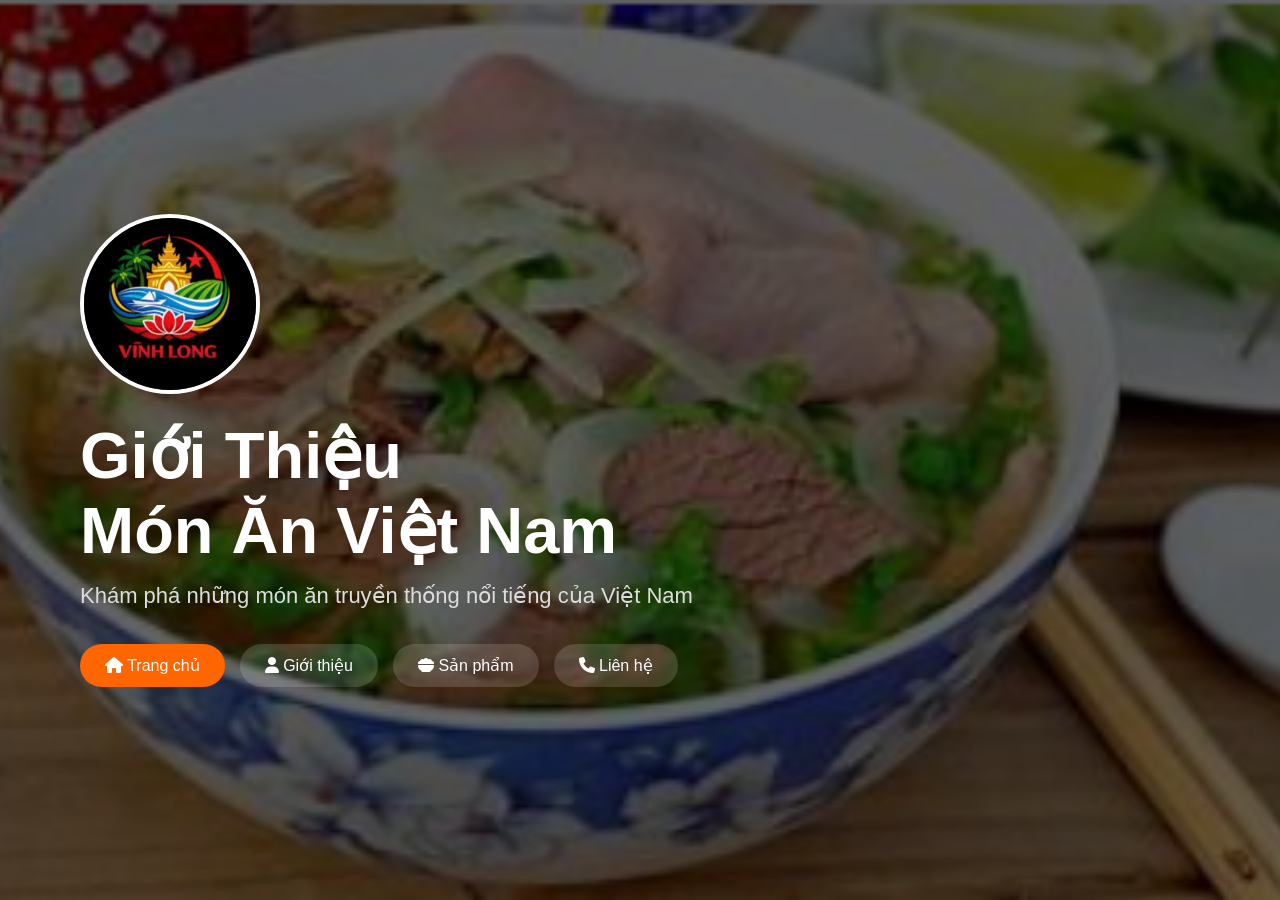
<file: index.html>
<!DOCTYPE html>
<html lang="vi">
<head>
    <meta charset="UTF-8">
    <meta name="viewport" content="width=device-width, initial-scale=1.0">
    <title>Ẩm Thực Việt Nam</title>

    <link rel="stylesheet" href="css/style.css">

    <link rel="stylesheet"
    href="https://cdnjs.cloudflare.com/ajax/libs/font-awesome/6.5.1/css/all.min.css">
</head>

<body>

<section class="hero">

    <img src="assets/pho.jpg" class="bg-img" alt="Background">

    <div class="overlay"></div>

    <div class="content">

        <div class="left">

            <img src="assets/logo.jpg" alt="Logo" class="logo">

            <h1>Giới Thiệu<br>Món Ăn Việt Nam</h1>

            <p>Khám phá những món ăn truyền thống nổi tiếng của Việt Nam</p>

            <div class="menu">
                <a href="index.html" class="active">
                    <i class="fa fa-home"></i> Trang chủ
                </a>

                <a href="html/gioi-thieu.html">
                    <i class="fa fa-user"></i> Giới thiệu
                </a>

                <a href="html/san-pham.html">
                    <i class="fa fa-bowl-food"></i> Sản phẩm
                </a>

                <a href="html/lien-he.html">
                    <i class="fa fa-phone"></i> Liên hệ
                </a>
            </div>

        </div>

        <div class="right">
            <img src="assets/pho.jpg" alt="Phở Việt Nam">
        </div>

    </div>

</section>

</body>
</html>
</file>
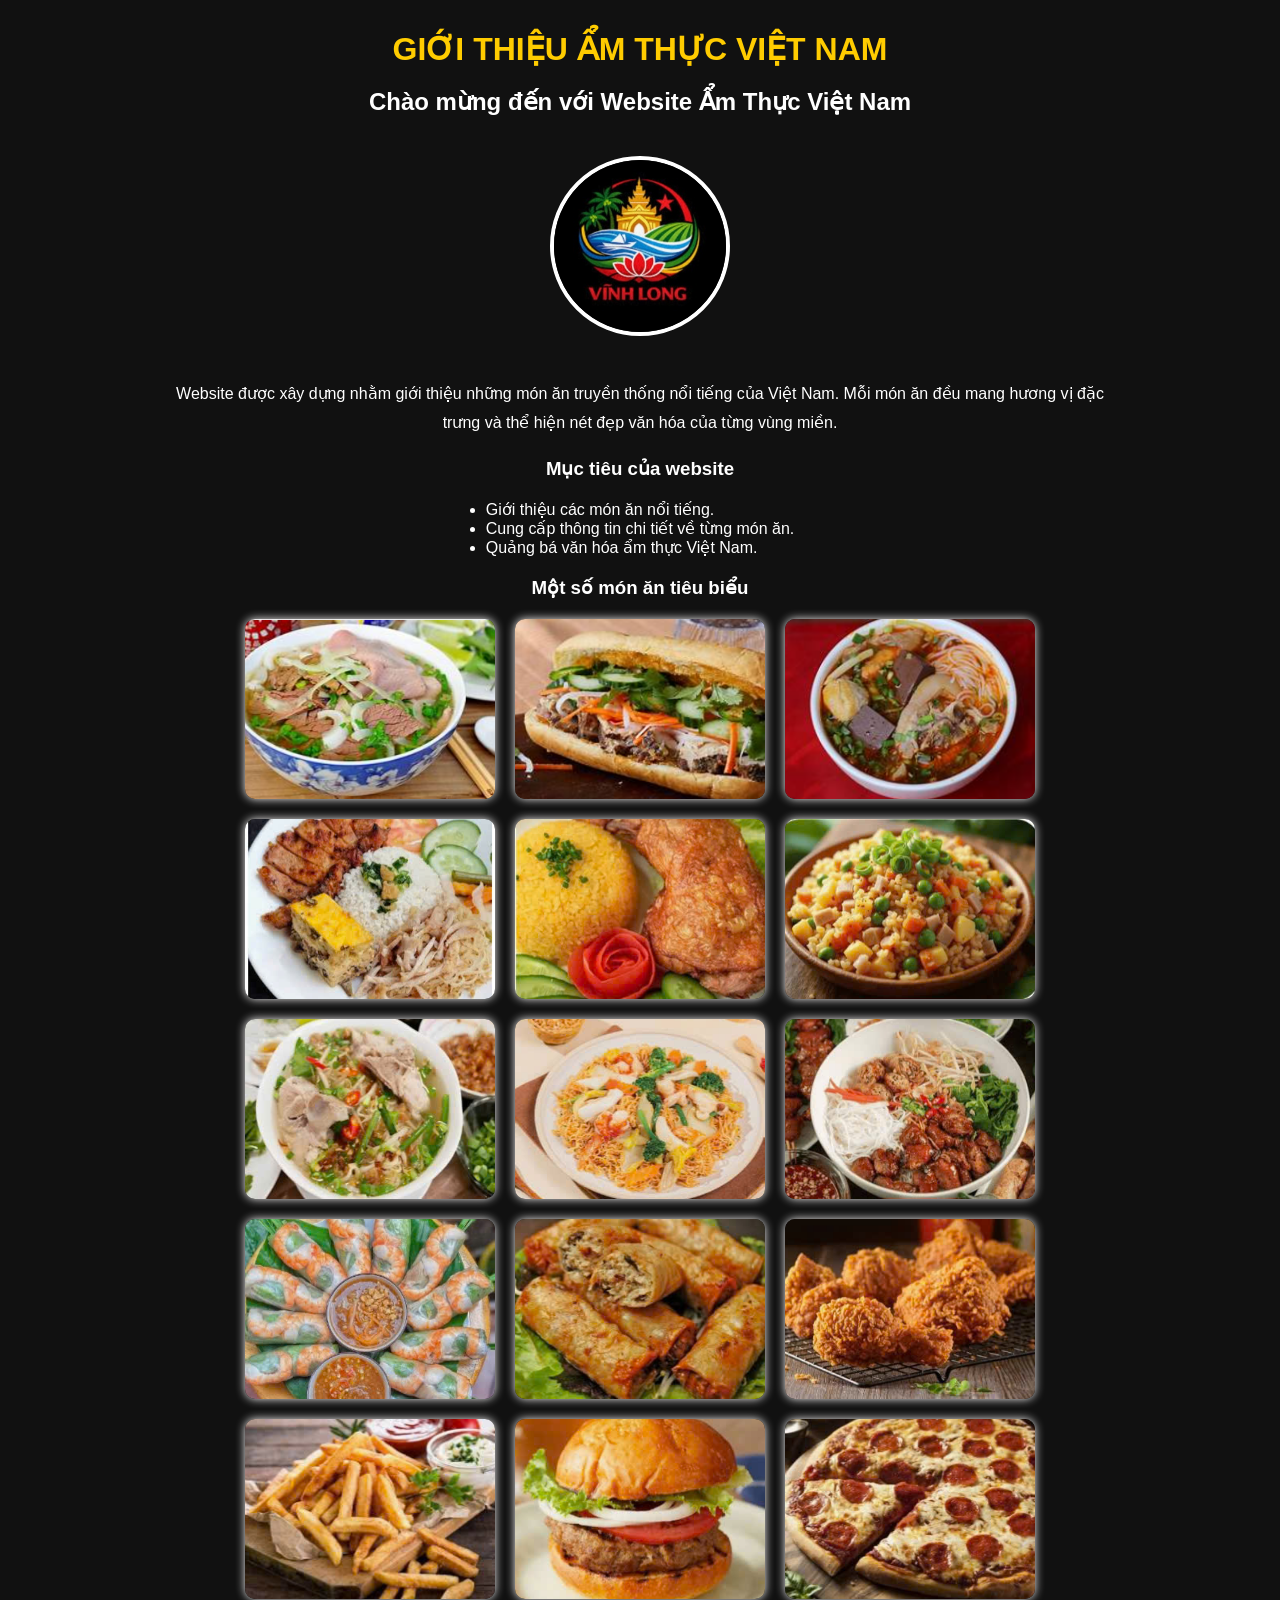
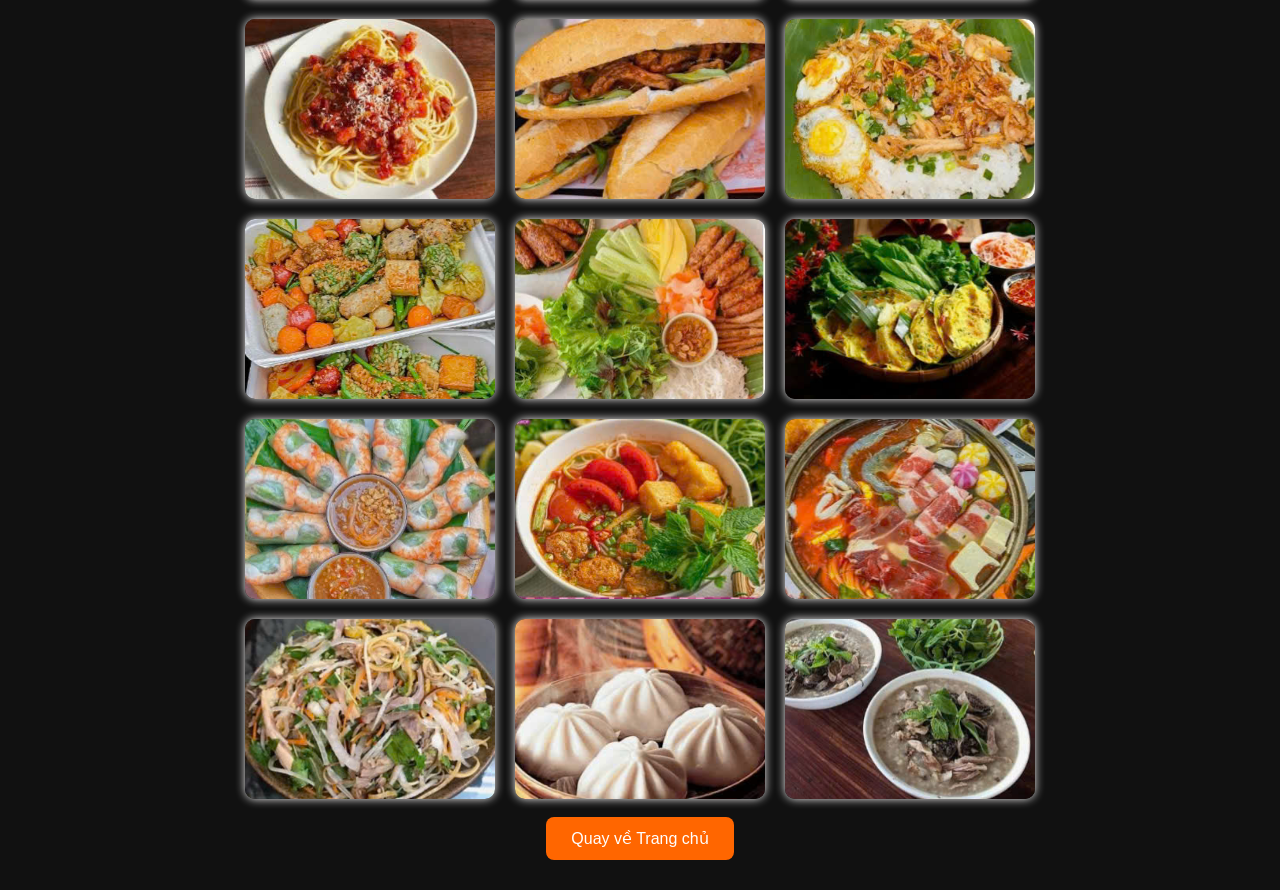
<file: html/gioi-thieu.html>
<!DOCTYPE html>
<html lang="vi">
<head>
    <meta charset="UTF-8">
    <meta name="viewport" content="width=device-width, initial-scale=1.0">
    <title>Giới thiệu</title>
    <link rel="stylesheet" href="../css/style.css">
</head>
<body>

<div class="container gioithieu" style="padding:30px; color:white;">

    <h1>GIỚI THIỆU ẨM THỰC VIỆT NAM</h1>

    <h2>Chào mừng đến với Website Ẩm Thực Việt Nam</h2>

    <img src="../assets/logo.jpg"
         alt="Logo"
         class="logo">

    <p style="margin-top:20px;">
        Website được xây dựng nhằm giới thiệu những món ăn truyền thống nổi tiếng của Việt Nam.
        Mỗi món ăn đều mang hương vị đặc trưng và thể hiện nét đẹp văn hóa của từng vùng miền.
    </p>

    <h3>Mục tiêu của website</h3>

    <ul>
        <li>Giới thiệu các món ăn nổi tiếng.</li>
        <li>Cung cấp thông tin chi tiết về từng món ăn.</li>
        <li>Quảng bá văn hóa ẩm thực Việt Nam.</li>
    </ul>

    <h3>Một số món ăn tiêu biểu</h3>

    <div class="food-list">
        <img src="../assets/pho.jpg" alt="Phở">

        <img src="../assets/banh mi.jpg" alt="Bánh mì">

        <img src="../assets/bunbo.jpg" alt="Bún bò">

        <img src="../assets/comtam.jpg" alt="Cơm tấm">

        <img src="../assets/comga.jpg" alt="Cơm gà">

        <img src="../assets/comchien.jpg" alt="Cơm chiên hải
         sản">
        <img src="../assets/hutieu.jpg" alt="Hủ tiếu Nam Vang">
        
        <img src="../assets/mixao.jpg" alt="Mì xào bò">

        <img src="../assets/bunthitnuong.jpg" alt="Bún thịt nướng">

        <img src="../assets/goicuon.jpg" alt="Gỏi cuốn">

        <img src="../assets/chagio.jpg" alt="Chả giò">

        <img src="../assets/garan.jpg" alt="Gà rán">

        <img src="../assets/khoaitay.jpg" alt="Khoai tây chiên">

        <img src="../assets/burger.jpg" alt="Hamburger">

        <img src="../assets/pizza.jpg" alt="Pizza">

        <img src="../assets/miy.jpg" alt="Mì Ý">

        <img src="../assets/banhmichaca.jpg" alt="Bánh mì chả cá">

        <img src="../assets/xoiga.jpg" alt="Xôi gà">

        <img src="../assets/cavien.jpg" alt="Cá viên chiên">

        <img src="../assets/nemnuong.jpg" alt="Nem nướng Nha Trang">

        <img src="../assets/banhxeo.jpg" alt="Bánh xèo">

        <img src="../assets/banhcuon.jpg" alt="Bánh cuốn">

        <img src="../assets/bunrieu.jpg" alt="Bún riêu">

        <img src="../assets/lauthai.jpg" alt="Lẩu Thái">

        <img src="../assets/goiga.jpg" alt="Gỏi gà">

        <img src="../assets/banhbeo.jpg" alt="Bánh bèo">

        <img src="../assets/chaolong.jpg" alt="Cháo lòng">
    </div>

    <br>

    <a href="../index.html">
        <button>Quay về Trang chủ</button>
    </a>

</div>

</body>
</html>
</file>
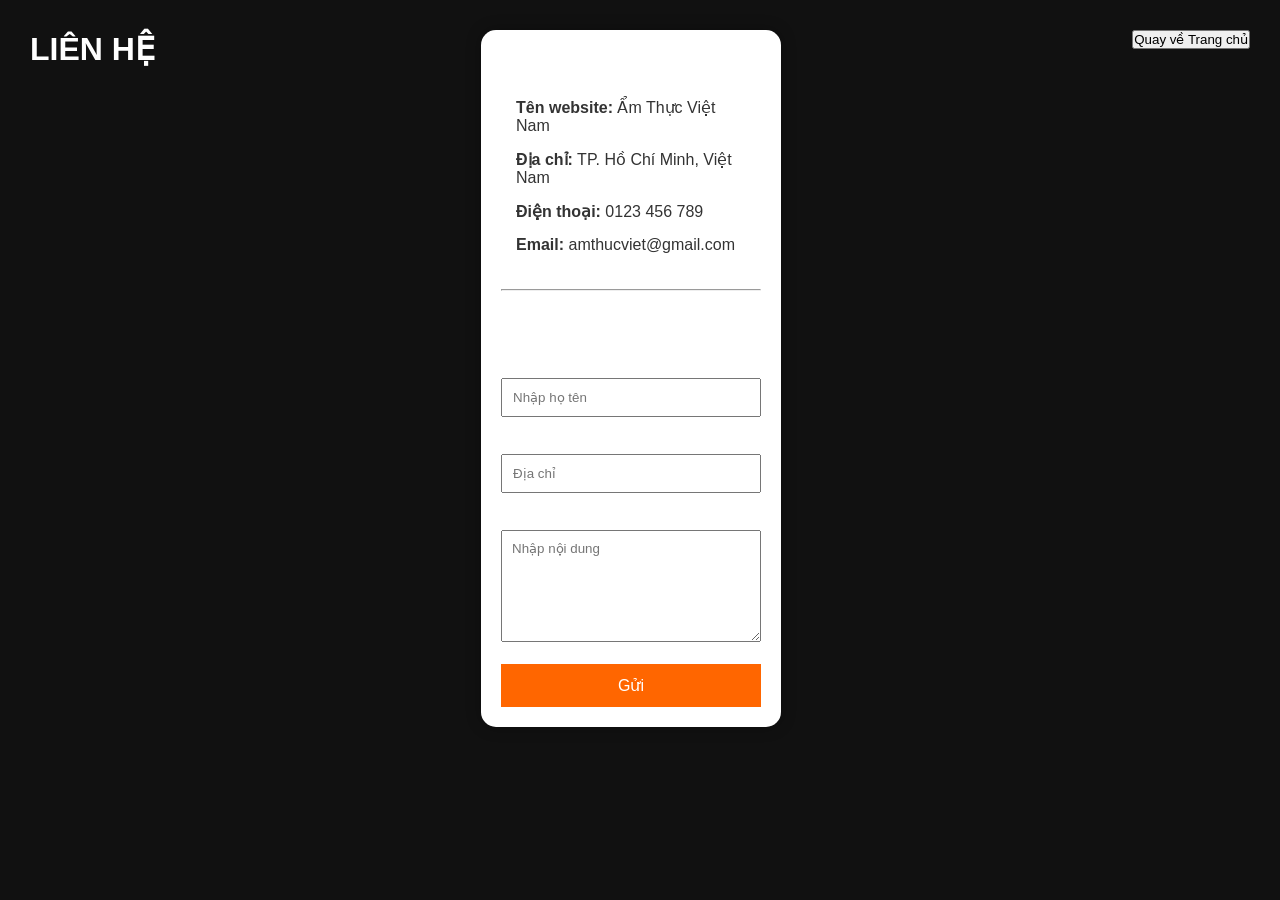
<file: html/lien-he.html>
<!DOCTYPE html>
<html lang="vi">
<head>
    <meta charset="UTF-8">
    <meta name="viewport" content="width=device-width, initial-scale=1.0">
    <title>Liên hệ</title>
    <link rel="stylesheet" href="../css/style.css">
</head>
<body>

<div class="container" style="padding:30px;color:white;">

    <h1>LIÊN HỆ</h1>

    <div class="card" style="max-width:700px;margin:auto;padding:20px;">

        <h2>Thông tin liên hệ</h2>

        <p><b>Tên website:</b> Ẩm Thực Việt Nam</p>
        <p><b>Địa chỉ:</b> TP. Hồ Chí Minh, Việt Nam</p>
        <p><b>Điện thoại:</b> 0123 456 789</p>
        <p><b>Email:</b> amthucviet@gmail.com</p>

        <hr style="margin:20px 0;">

        <h2>Gửi góp ý</h2>

        <form>
            <label>Họ và tên</label><br>
            <input type="text" placeholder="Nhập họ tên"
                   style="width:100%;padding:10px;"><br><br>

            <label>Địa chỉ</label><br>
            <input type="email" placeholder="Địa chỉ"
                   style="width:100%;padding:10px;"><br><br>

            <label>Nội dung</label><br>
            <textarea rows="6"
                      placeholder="Nhập nội dung"
                      style="width:100%;padding:10px;"></textarea><br><br>

            <button type="submit">Gửi</button>
        </form>

    </div>

    <br>

    <center>
        <a href="../index.html">
            <button>Quay về Trang chủ</button>
        </a>
    </center>

</div>

</body>
</html>
</file>
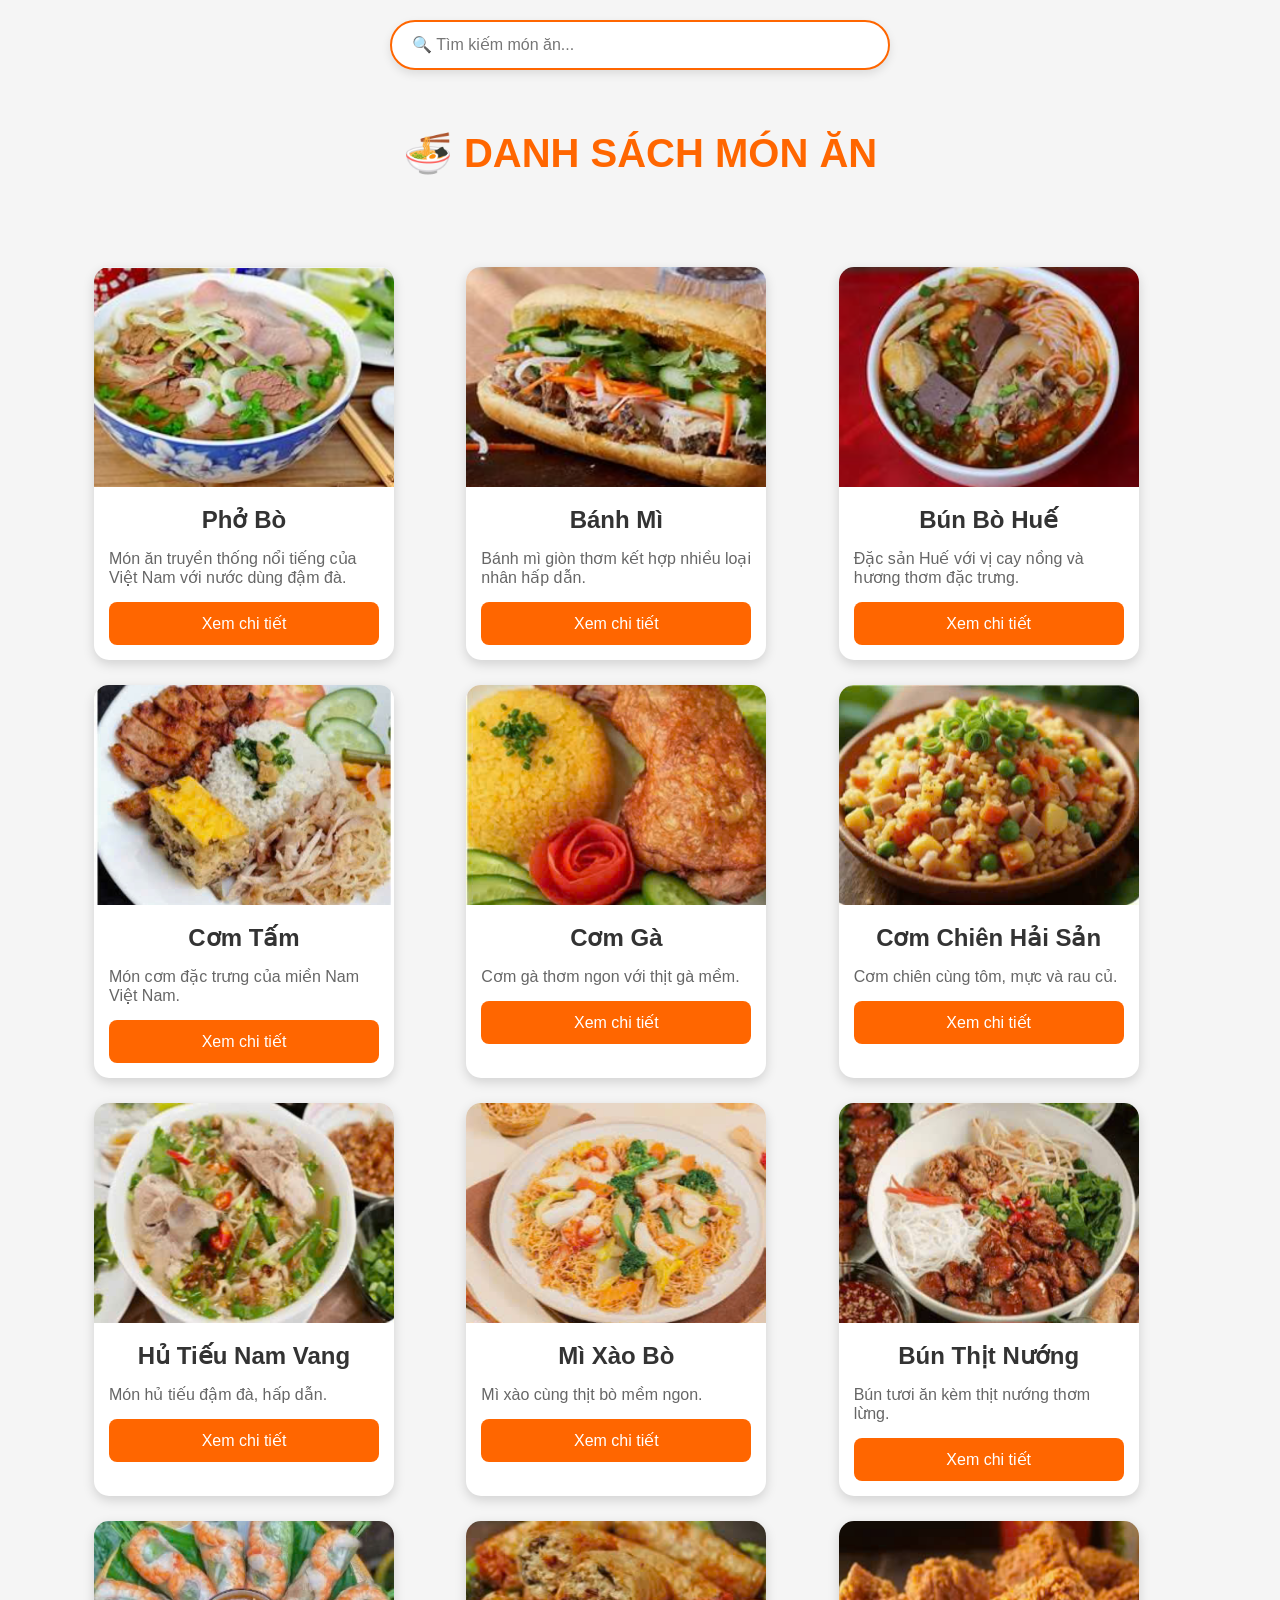
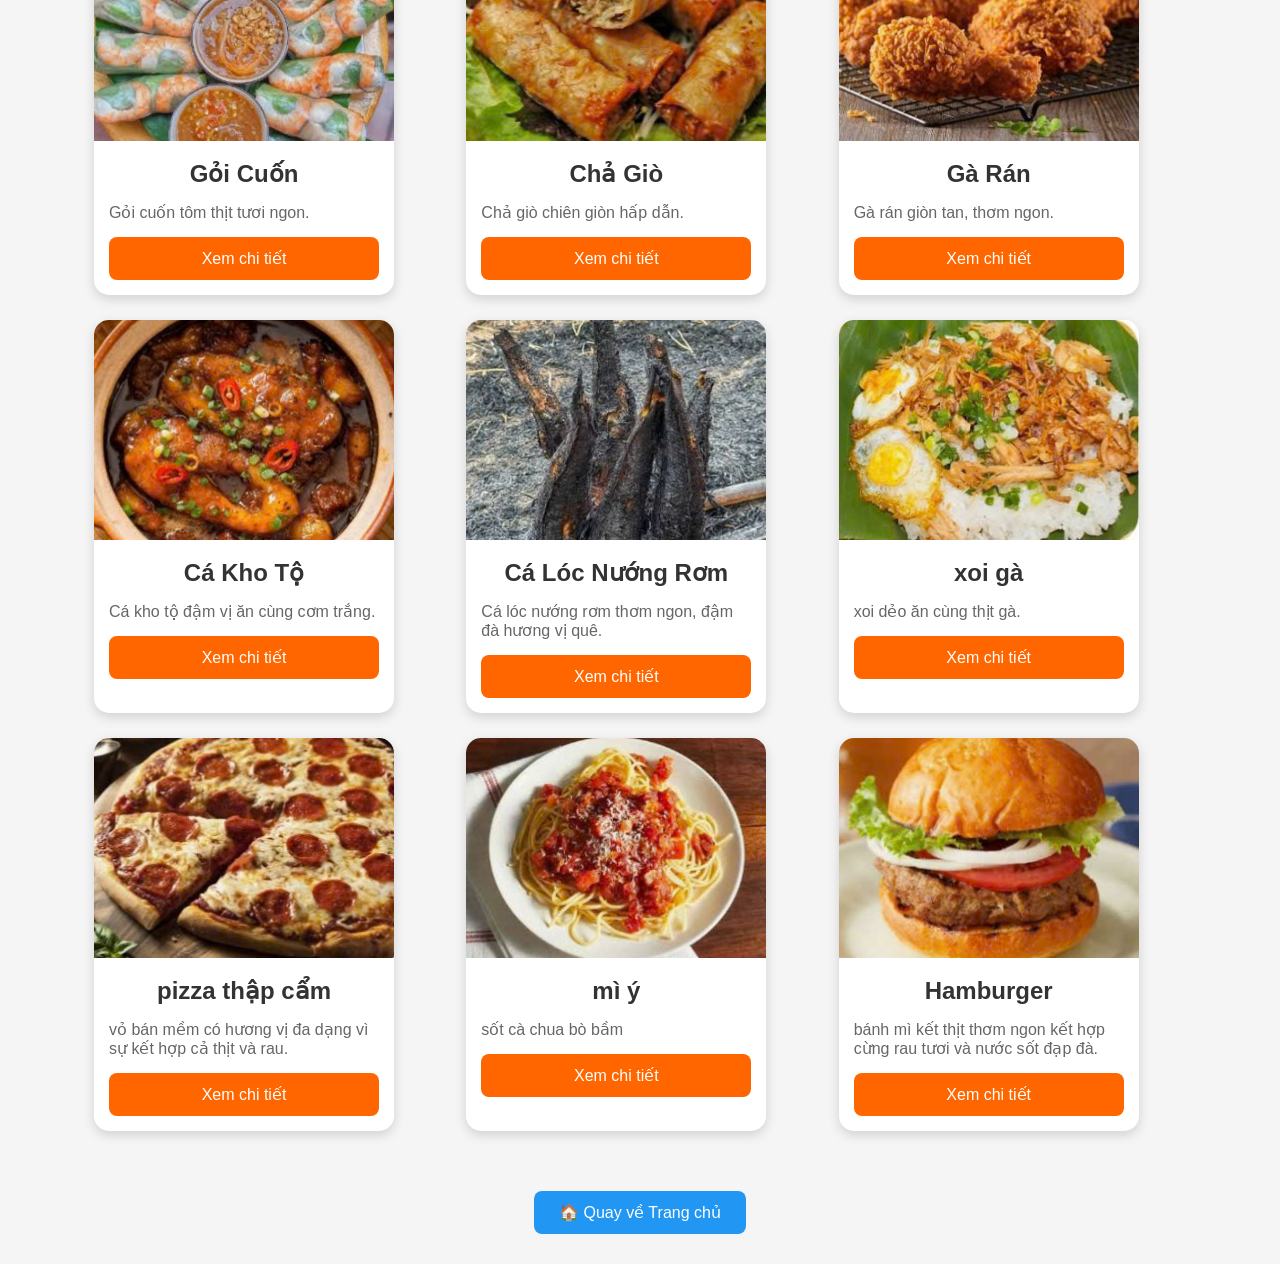
<file: html/san-pham.html>
<!DOCTYPE html>
<html lang="vi">
<head>
    <meta charset="UTF-8">
    <meta name="viewport" content="width=device-width, initial-scale=1.0">
    <title>Danh sách món ăn</title>
    <link rel="stylesheet" href="../css/style.css">
</head>

<script src="../js/script.js"></script>

</body>
</html>
<body class="products-page">
    <div class="search-box">
    <input type="text" id="searchInput" placeholder="🔍 Tìm kiếm món ăn...">
</div>

<h1 class="title">🍜 DANH SÁCH MÓN ĂN</h1>

<div class="container">

    <div class="card">
        <img src="../assets/pho.jpg" alt="Phở Bò">
        <h2>Phở Bò</h2>
        <p>Món ăn truyền thống nổi tiếng của Việt Nam với nước dùng đậm đà.</p>
        <a href="chi-tiet.html?id=pho">
            <button>Xem chi tiết</button>
        </a>
    </div>

    <div class="card">
        <img src="../assets/banh mi.jpg" alt="Bánh Mì">
        <h2>Bánh Mì</h2>
        <p>Bánh mì giòn thơm kết hợp nhiều loại nhân hấp dẫn.</p>
        <a href="chi-tiet.html?id=banhmi">
            <button>Xem chi tiết</button>
        </a>
    </div>

    <div class="card">
        <img src="../assets/bunbo.jpg" alt="Bún Bò Huế">
        <h2>Bún Bò Huế</h2>
        <p>Đặc sản Huế với vị cay nồng và hương thơm đặc trưng.</p>
        <a href="chi-tiet.html?id=bunbo">
            <button>Xem chi tiết</button>
        </a>
    </div>
    <div class="card">
    <img src="../assets/comtam.jpg" alt="Cơm Tấm">
    <h2>Cơm Tấm</h2>
    <p>Món cơm đặc trưng của miền Nam Việt Nam.</p>
    <a href="chi-tiet.html?id=comtam">
        <button>Xem chi tiết</button>
    </a>
</div>

<div class="card">
    <img src="../assets/comga.jpg" alt="Cơm Gà">
    <h2>Cơm Gà</h2>
    <p>Cơm gà thơm ngon với thịt gà mềm.</p>
    <a href="chi-tiet.html?id=comga">
        <button>Xem chi tiết</button>
    </a>
</div>

<div class="card">
    <img src="../assets/comchien.jpg" alt="Cơm Chiên Hải Sản">
    <h2>Cơm Chiên Hải Sản</h2>
    <p>Cơm chiên cùng tôm, mực và rau củ.</p>
    <a href="chi-tiet.html?id=comchien">
        <button>Xem chi tiết</button>
    </a>
</div>

<div class="card">
    <img src="../assets/hutieu.jpg" alt="Hủ Tiếu Nam Vang">
    <h2>Hủ Tiếu Nam Vang</h2>
    <p>Món hủ tiếu đậm đà, hấp dẫn.</p>
    <a href="chi-tiet.html?id=hutieu">
        <button>Xem chi tiết</button>
    </a>
</div>

<div class="card">
    <img src="../assets/mixao.jpg" alt="Mì Xào Bò">
    <h2>Mì Xào Bò</h2>
    <p>Mì xào cùng thịt bò mềm ngon.</p>
    <a href="chi-tiet.html?id=mixao">
        <button>Xem chi tiết</button>
    </a>
</div>

<div class="card">
    <img src="../assets/bunthitnuong.jpg" alt="Bún Thịt Nướng">
    <h2>Bún Thịt Nướng</h2>
    <p>Bún tươi ăn kèm thịt nướng thơm lừng.</p>
    <a href="chi-tiet.html?id=bunthitnuong">
        <button>Xem chi tiết</button>
    </a>
</div>

<div class="card">
    <img src="../assets/goicuon.jpg" alt="Gỏi Cuốn">
    <h2>Gỏi Cuốn</h2>
    <p>Gỏi cuốn tôm thịt tươi ngon.</p>
    <a href="chi-tiet.html?id=goicuon">
        <button>Xem chi tiết</button>
    </a>
</div>

<div class="card">
    <img src="../assets/chagio.jpg" alt="Chả Giò">
    <h2>Chả Giò</h2>
    <p>Chả giò chiên giòn hấp dẫn.</p>
    <a href="chi-tiet.html?id=chagio">
        <button>Xem chi tiết</button>
    </a>
</div>

<div class="card">
    <img src="../assets/garan.jpg" alt="Gà Rán">
    <h2>Gà Rán</h2>
    <p>Gà rán giòn tan, thơm ngon.</p>
    <a href="chi-tiet.html?id=garan">
        <button>Xem chi tiết</button>
    </a>
</div>

<div class="card">
    <img src="../assets/cakhoto.jpg" alt="Cá Kho Tộ">
    <h2>Cá Kho Tộ</h2>
    <p>Cá kho tộ đậm vị ăn cùng cơm trắng.</p>
    <a href="chi-tiet.html?id=cakhoto">
        <button>Xem chi tiết</button>
    </a>
</div>

<div class="card">
    <img src="../assets/calocnuong.jpg" alt="Cá Lóc Nướng Rơm">
    <h2>Cá Lóc Nướng Rơm</h2>
    <p>Cá lóc nướng rơm thơm ngon, đậm đà hương vị quê.</p>
    <a href="chi-tiet.html?id=calocnuong">
        <button>Xem chi tiết</button>
    </a>
</div>
<div class="card">
    <img src="../assets/xoiga.jpg" alt="xoi gà">
    <h2>xoi gà </h2>
    <p>xoi dẻo ăn cùng thịt gà.</p>
    <a href="chi-tiet.html?id=xoiga">
        <button>Xem chi tiết</button>
    </a>
</div>
<div class="card">
    <img src="../assets/pizza.jpg" alt="pizza thập cẩm">
    <h2>pizza thập cẩm </h2>
    <p>vỏ bán mềm có hương vị đa dạng vì sự kết hợp cả thịt và rau.</p>
    <a href="chi-tiet.html?id=pizza">
        <button>Xem chi tiết</button>
    </a>
</div>
<div class="card">
    <img src="../assets/miy.jpg" alt="mì ý">
    <h2>mì ý  </h2>
    <p>sốt cà chua bò bầm</p>
    <a href="chi-tiet.html?id=miy">
        <button>Xem chi tiết</button>
    </a>
</div>
<div class="card">
    <img src="../assets/burger.jpg" alt="Hamburger">
    <h2>Hamburger </h2>

    <p>bánh mì kết thịt thơm ngon kết hợp cừng rau tươi và nước sốt đạp đà.</p>
    <a href="chi-tiet.html?id=burger">
        <button>Xem chi tiết</button>
    </a>
</div>
</div>

<div class="back-home">
    <a href="../index.html">
        <button>🏠 Quay về Trang chủ</button>
    </a>
</div>

</body>
</html>
</file>
<file: css/style.css>
*{
    margin:0;
    padding:0;
    box-sizing:border-box;
    font-family:Arial, sans-serif;
}

body{
    background:#111;
}

.hero{
    width:100%;
    height:100vh;
    position:relative;
    overflow:hidden;
}

.bg-img{
    position:absolute;
    top:0;
    left:0;
    width:100%;
    height:100%;
    object-fit:cover;
}

.overlay{
    position:absolute;
    width:100%;
    height:100%;
    background:rgba(0,0,0,0.6);
}

.content{
    position:relative;
    z-index:2;
    height:100%;
    display:flex;
    align-items:center;
    padding:50px 80px;
}

.left{
    width:100%;
    color:white;
}

.logo{
    width:180px;
    height:180px;
    border-radius:50%;
    object-fit:cover;
    margin-bottom:20px;
    border:4px solid white;
}

.left h1{
    font-size:65px;
    margin-bottom:15px;
}

.left p{
    font-size:22px;
    color:#ddd;
    margin-bottom:35px;
}

.menu{
    display:flex;
    gap:15px;
    flex-wrap:wrap;
}

.menu a{
    text-decoration:none;
    color:white;
    padding:12px 25px;
    border-radius:30px;
    background:rgba(255,255,255,0.15);
    transition:0.3s;
}

.menu a:hover,
.menu a.active{
    background:#ff6600;
}

/* Ẩn ảnh bên phải */
.right{
    display:none;
}

@media(max-width:900px){

    .content{
        text-align:center;
        padding:20px;
    }

    .left h1{
        font-size:40px;
    }

    .menu{
        justify-content:center;
    }
}
.container{
    display:flex;
    justify-content:center;
    flex-wrap:wrap;
    gap:25px;
    padding:30px;
}

.card{
    width:300px;
    background:white;
    border-radius:15px;
    overflow:hidden;
    box-shadow:0 0 15px rgba(0,0,0,0.3);
}

.card img{
    width:100%;
    height:220px;
    object-fit:cover;
}

.card h2{
    text-align:center;
    padding:10px;
}

.card p{
    padding:0 15px 15px;
    color:#333;
}

.card button{
    width:100%;
    padding:12px;
    border:none;
    background:#ff6600;
    color:white;
    cursor:pointer;
    font-size:16px;
}
.title{
    text-align:center;
    color:white;
    margin:30px 0;
    width:100%;
}
/* Trang giới thiệu */

.gioithieu{
    display:block;
    max-width:1000px;
    margin:auto;
    text-align:center;
    color:white;
}

.gioithieu h1{
    color:#ffcc00;
    margin-bottom:20px;
}

.gioithieu h2{
    margin-bottom:20px;
}

.gioithieu p{
    line-height:1.8;
    margin:20px 0;
}

.gioithieu ul{
    display:inline-block;
    text-align:left;
    margin:20px 0;
}

.gioithieu .logo{
    width:180px;
    height:180px;
    border-radius:50%;
    object-fit:cover;
    border:4px solid white;
    margin:20px 0;
}

.gioithieu .food-list{
    display:flex;
    justify-content:center;
    flex-wrap:wrap;
    gap:20px;
    margin-top:20px;
}

.gioithieu .food-list img{
    width:250px;
    height:180px;
    object-fit:cover;
    border-radius:10px;
    box-shadow:0 0 10px rgb(243, 242, 242);
}

.gioithieu button{
    background:#ff6600;
    color:white;
    border:none;
    padding:12px 25px;
    border-radius:8px;
    cursor:pointer;
    font-size:16px;
}

.gioithieu button:hover{
    background:#ff4500;
}
/* Trang sản phẩm */
.products-page{
    background:#f5f5f5;
}

.products-page h1{
    text-align:center;
    color:#ff6600;
    margin:30px 0;
    font-size:40px;
}

.products-page .container{
    width:90%;
    margin:auto;
    display:grid;
    grid-template-columns:repeat(auto-fit,minmax(300px,1fr));
    gap:25px;
    padding-bottom:30px;
}

.products-page .card{
    background:#fff;
    border-radius:15px;
    overflow:hidden;
    box-shadow:0 4px 12px rgba(0,0,0,0.15);
    transition:0.3s;
}

.products-page .card:hover{
    transform:translateY(-8px);
}

.products-page .card img{
    width:100%;
    height:220px;
    object-fit:cover;
}

.products-page .card h2{
    padding:15px;
    color:#333;
    text-align:center;
}

.products-page .card p{
    padding:0 15px 15px;
    color:#666;
}

.products-page .card button{
    width:calc(100% - 30px);
    margin:0 15px 15px;
    padding:12px;
    border:none;
    border-radius:8px;
    background:#ff6600;
    color:white;
    cursor:pointer;
}.products-page{
    background:#f5f5f5;
    min-height:100vh;
}

.title{
    text-align:center;
    color:#ff6600;
    padding:30px 0;
    font-size:40px;
}

.back-home{
    text-align:center;
    margin:30px 0;
}

.back-home button{
    padding:12px 25px;
    border:none;
    border-radius:8px;
    background:#2196f3;
    color:white;
    cursor:pointer;
    font-size:16px;
}

.back-home button:hover{
    background:#1976d2;
}
/* ===== TRANG CHI TIẾT MÓN ĂN ===== */

.detail-container{
    max-width:1200px;
    margin:40px auto;
    background:#fff;
    border-radius:20px;
    overflow:hidden;
    box-shadow:0 10px 30px rgba(0,0,0,0.15);
}

.detail-img{
    width:40%;
    max-width:400px;
    height:250px;
    object-fit:cover;
    margin:20px auto;
    display:block;
    border-radius:15px;
}

.detail-img:hover{
    transform:scale(1.03);
}

.detail-content{
    padding:35px;
}

.detail-content h1{
    color:#ff6600;
    font-size:42px;
    margin-bottom:20px;
    text-align:center;
}

.detail-content p{
    font-size:18px;
    line-height:1.9;
    color:#444;
    text-align:justify;
}

.info-box{
    display:flex;
    gap:20px;
    flex-wrap:wrap;
    margin:25px 0;
}

.info-item{
    flex:1;
    min-width:200px;
    background:#fff7f0;
    padding:15px;
    border-left:5px solid #ff6600;
    border-radius:10px;
    box-shadow:0 3px 10px rgba(0,0,0,0.08);
}

.info-item h3{
    color:#ff6600;
    margin-bottom:8px;
}

.back-btn{
    display:inline-block;
    margin-top:25px;
    padding:12px 25px;
    background:linear-gradient(45deg,#ff6600,#ff9900);
    color:white;
    text-decoration:none;
    border-radius:10px;
    font-weight:bold;
    transition:0.3s;
}

.back-btn:hover{
    transform:translateY(-3px);
    box-shadow:0 5px 15px rgba(255,102,0,0.4);
}

/* Hiệu ứng xuất hiện */
.detail-container{
    animation:fadeIn 0.8s ease;
}

@keyframes fadeIn{
    from{
        opacity:0;
        transform:translateY(30px);
    }
    to{
        opacity:1;
        transform:translateY(0);
    }
}

/* Mobile */
@media(max-width:768px){

    .detail-img{
        height:250px;
    }

    .detail-content h1{
        font-size:30px;
    }

    .detail-content{
        padding:20px;
    }
}.detail-content{
    text-align:center;
}

.detail-content h1{
    text-align:center;
    font-size:48px;
    color:#333;
}

.detail-content p{
    text-align:center;
}

.btn-group{
    display:flex;
    justify-content:center;
    gap:15px;
    margin-top:30px;
}

.home-btn{
    background:#ff6600;
    color:white;
    padding:12px 25px;
    border-radius:10px;
    text-decoration:none;
}.btn-group{
    display:flex;
    justify-content:center;
    gap:15px;
    margin-top:30px;
}

.home-btn{
    display:inline-block;
    padding:12px 25px;
    background:#2196f3;
    color:white;
    text-decoration:none;
    border-radius:10px;
    font-weight:bold;
}
.search-box{
    text-align:center;
    margin:20px 0 30px;
}

.search-box input{
    width:60%;
    max-width:500px;
    padding:14px 20px;
    border:2px solid #ff6600;
    border-radius:30px;
    font-size:16px;
    outline:none;
    box-shadow:0 4px 10px rgba(0,0,0,0.1);
}

.search-box input:focus{
    border-color:#ff4500;
}
</file>
